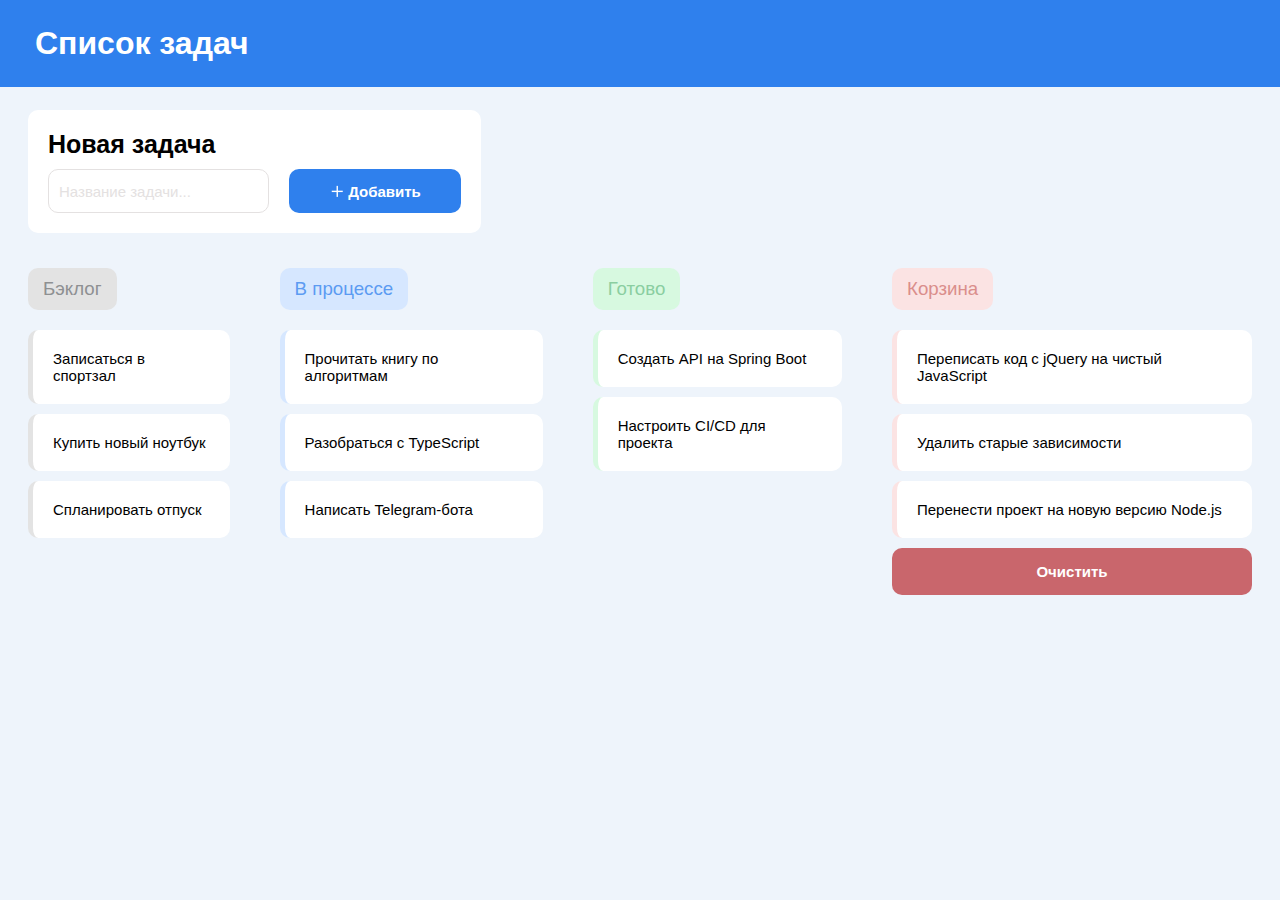
<file: lab-1/markup/index.html>
<!DOCTYPE html>
<html lang="ru">

<head>
    <meta charset="UTF-8">
    <meta name="viewport" content="width=device-width, initial-scale=1.0">
    <link rel="stylesheet" href="../css/style.css">
    <title>Ичанкин Лев Николаевич</title>
</head>

<body class="page-body">
    <main class="main-content">
        <section class="add-new-task-component"></section>
    </main>
    <script src="../src/main.js" type="module"></script>
</body>
</html>
</file>
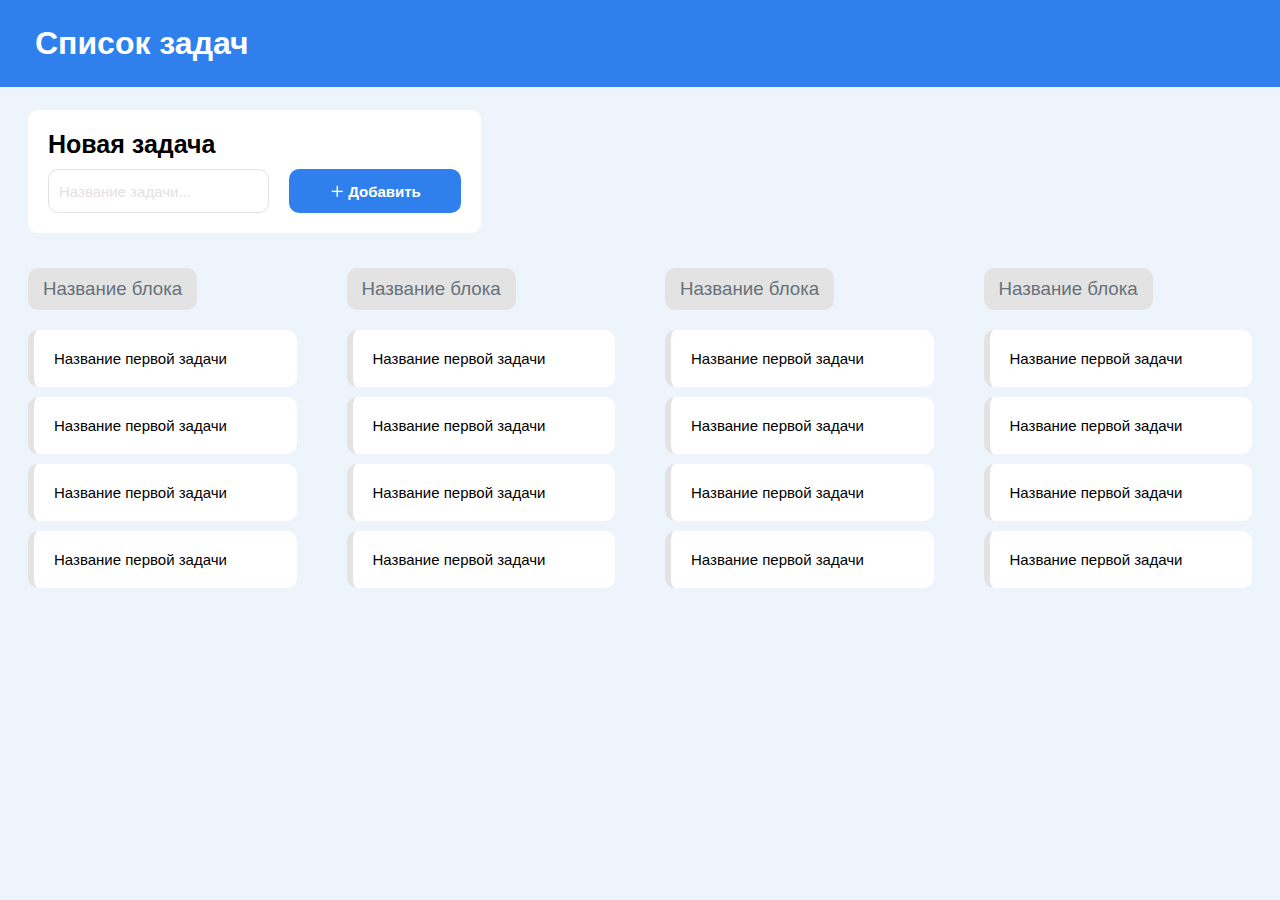
<file: lab-2/markup/index.html>
<!DOCTYPE html>
<html lang="ru">

<head>
    <meta charset="UTF-8">
    <meta name="viewport" content="width=device-width, initial-scale=1.0">
    <link rel="stylesheet" href="./../css/style.css">
    <title>Ичанкин Лев Николаевич</title>
</head>

<body class="page-body">
    <main class="main-content">
        <section class="add-new-task-component"></section>
<!--    <div class="board-app__inner">-->
<!--        <section class="add-task">-->


<!--        </section>-->
<!--        <section class="taskboard">-->


<!--        </section>-->
<!--    </div>-->
    </main>
    <script src="./../src/main.js" type="module"></script>
</body>
</html>
</file>
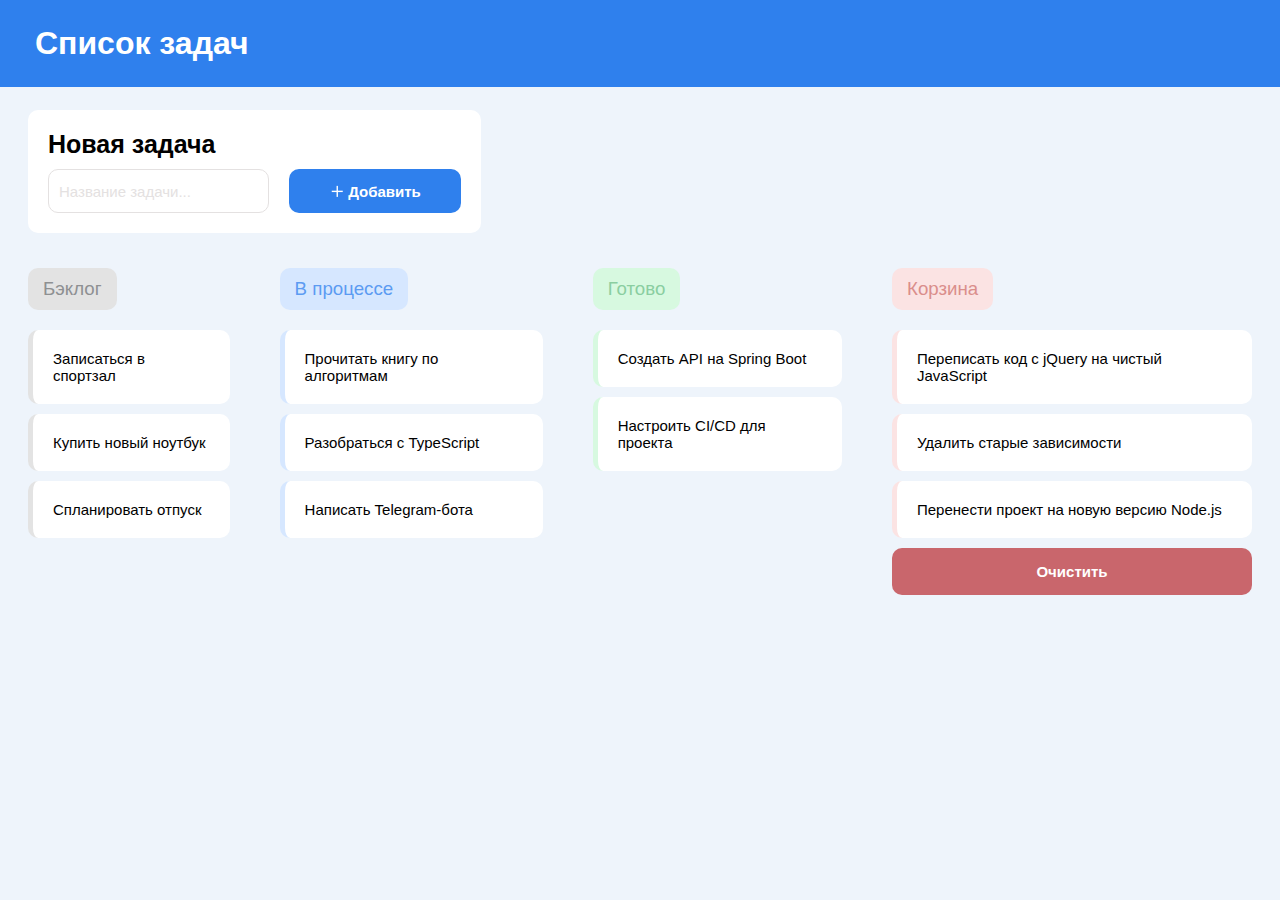
<file: lab-1/task-tracker.html>
<!DOCTYPE html>
<html lang="ru">

<head>
    <meta charset="UTF-8">
    <meta name="viewport" content="width=device-width, initial-scale=1.0">
    <link rel="stylesheet" href="./css/style.css">
    <title>Ичанкин Лев Николаевич</title>
</head>

<body class="page-body">
<main class="main-content">
    <section class="add-new-task-component"></section>
</main>
<script src="./src/main.js" type="module"></script>
</body>
</html>
</file>
<file: lab-1/css/style.css>
:root {
    --default-corner-radius: 10px;
    --default-font-size: 15px;
}

*{
    margin: 0;
    padding: 0;
    text-decoration: none;
    font-family: 'Segoe UI', Tahoma, Geneva, Verdana, sans-serif;
}

body {
    background-color: #eef4fb;
}

main {
    padding: 23px 28px;
}

header {
    background-color: #2f80ed;
}

header h1 {
    color: white;
    padding: 25px 35px;
}

.add-new-task {
    border-radius: var(--default-corner-radius);
    background: white;
    padding: 20px;
    width: fit-content;
}

.add-new-task h1 {
    font-size: 25px;
    margin-bottom: 10px;
}

.add-new-task .bottom-group {
    display: flex;
    gap: 20px;
}

.add-new-task input[type=text] {
    border-radius: var(--default-corner-radius);
    outline: none;
    padding: 10px;
    font-size: var(--default-font-size);
    color: #e4e1e1;
    background-color: white;
    border: 1px solid #e4e1e1;
}

.add-new-task input[type=text]::placeholder {
    font-size: var(--default-font-size);
    color: #e4e1e1;
}

.add-new-task button {
    background-color: #2f80ed;
    color: white;
    border-radius: var(--default-corner-radius);
    padding: 13px 40px;
    font-size: var(--default-font-size);
    font-weight: bold;
    cursor: pointer;
    border: 0;
}

.add-new-task button:hover {
    background-color: #0056b3;
}

.desk-tasks {
    margin-top: 35px;
    display: flex;
    column-gap: 50px;
}

.display-tasks {
    flex: 1 1 auto;
}

.display-tasks h3 {
    padding: 10px 15px;
    border-radius: var(--default-corner-radius);
    background-color: #e3e3e3;
    color: #68727b;
    margin-bottom: 20px;
    font-weight: 500;
    width: fit-content;
}

.display-tasks li {
    list-style-type: none;
    font-weight: 500;
    font-size: var(--default-font-size);
    padding: 20px;
    color: #000;
    background-color: white;
    border-left: 6px solid #e3e3e3;
    border-radius: var(--default-corner-radius);
    margin: 10px 0;
}

.clear-button {
    background-color: #c9666c;
    color: white;
    padding: 15px 0;
    border: 0px;
    border-radius: var(--default-corner-radius);
    width: 100%;
    font-weight: bold;
    font-size: var(--default-font-size);
}

.clear-button:hover {
    background-color: #b3464d;
}

.backlog h3 {
    background-color: #e3e3e3;
    color: #8e9092;
}

.backlog li {
    border-left: 5px solid #e3e3e3;
}

.processing h3 {
    background-color: #d6e7ff;
    color: #5c9bf2;
}

.processing li {
    border-left: 5px solid #d6e7ff;
}

.done h3 {
    background-color: #d7f9e0;
    color: #8acea0;
}

.done li {
    border-left: 5px solid #d7f9e0;
}

.basket h3 {
    background-color: #fbe3e3;
    color: #da8e8b;
}

.basket li {
    border-left: 5px solid #fbe3e3;
}
</file>
<file: lab-2/css/style.css>
:root {
    --default-corner-radius: 10px;
    --default-font-size: 15px;
}

*{
    margin: 0;
    padding: 0;
    text-decoration: none;
    font-family: 'Segoe UI', Tahoma, Geneva, Verdana, sans-serif;
}

body {
    background-color: #eef4fb;
}

main {
    padding: 23px 28px;
}

header {
    background-color: #2f80ed;
}

header h1 {
    color: white;
    padding: 25px 35px;
}

.add-new-task {
    border-radius: var(--default-corner-radius);
    background: white;
    padding: 20px;
    width: fit-content;
}

.add-new-task h1 {
    font-size: 25px;
    margin-bottom: 10px;
}

.add-new-task .bottom-group {
    display: flex;
    gap: 20px;
}

.add-new-task input[type=text] {
    border-radius: var(--default-corner-radius);
    outline: none;
    padding: 10px;
    font-size: var(--default-font-size);
    color: #e4e1e1;
    background-color: white;
    border: 1px solid #e4e1e1;
}

.add-new-task input[type=text]::placeholder {
    font-size: var(--default-font-size);
    color: #e4e1e1;
}

.add-new-task button {
    background-color: #2f80ed;
    color: white;
    border-radius: var(--default-corner-radius);
    padding: 13px 40px;
    font-size: var(--default-font-size);
    font-weight: bold;
    cursor: pointer;
    border: 0;
}

.add-new-task button:hover {
    background-color: #0056b3;
}

.desk-tasks {
    margin-top: 35px;
    display: flex;
    column-gap: 50px;
}

.display-tasks {
    flex: 1 1 auto;
}

.display-tasks h3 {
    padding: 10px 15px;
    border-radius: var(--default-corner-radius);
    background-color: #e3e3e3;
    color: #68727b;
    margin-bottom: 20px;
    font-weight: 500;
    width: fit-content;
}

.display-tasks li {
    list-style-type: none;
    font-weight: 500;
    font-size: var(--default-font-size);
    padding: 20px;
    color: #000;
    background-color: white;
    border-left: 6px solid #e3e3e3;
    border-radius: var(--default-corner-radius);
    margin: 10px 0;
}

.clear-button {
    background-color: #c9666c;
    color: white;
    padding: 15px 0;
    border: 0px;
    border-radius: var(--default-corner-radius);
    width: 100%;
    font-weight: bold;
    font-size: var(--default-font-size);
}

.clear-button:hover {
    background-color: #b3464d;
}
</file>
